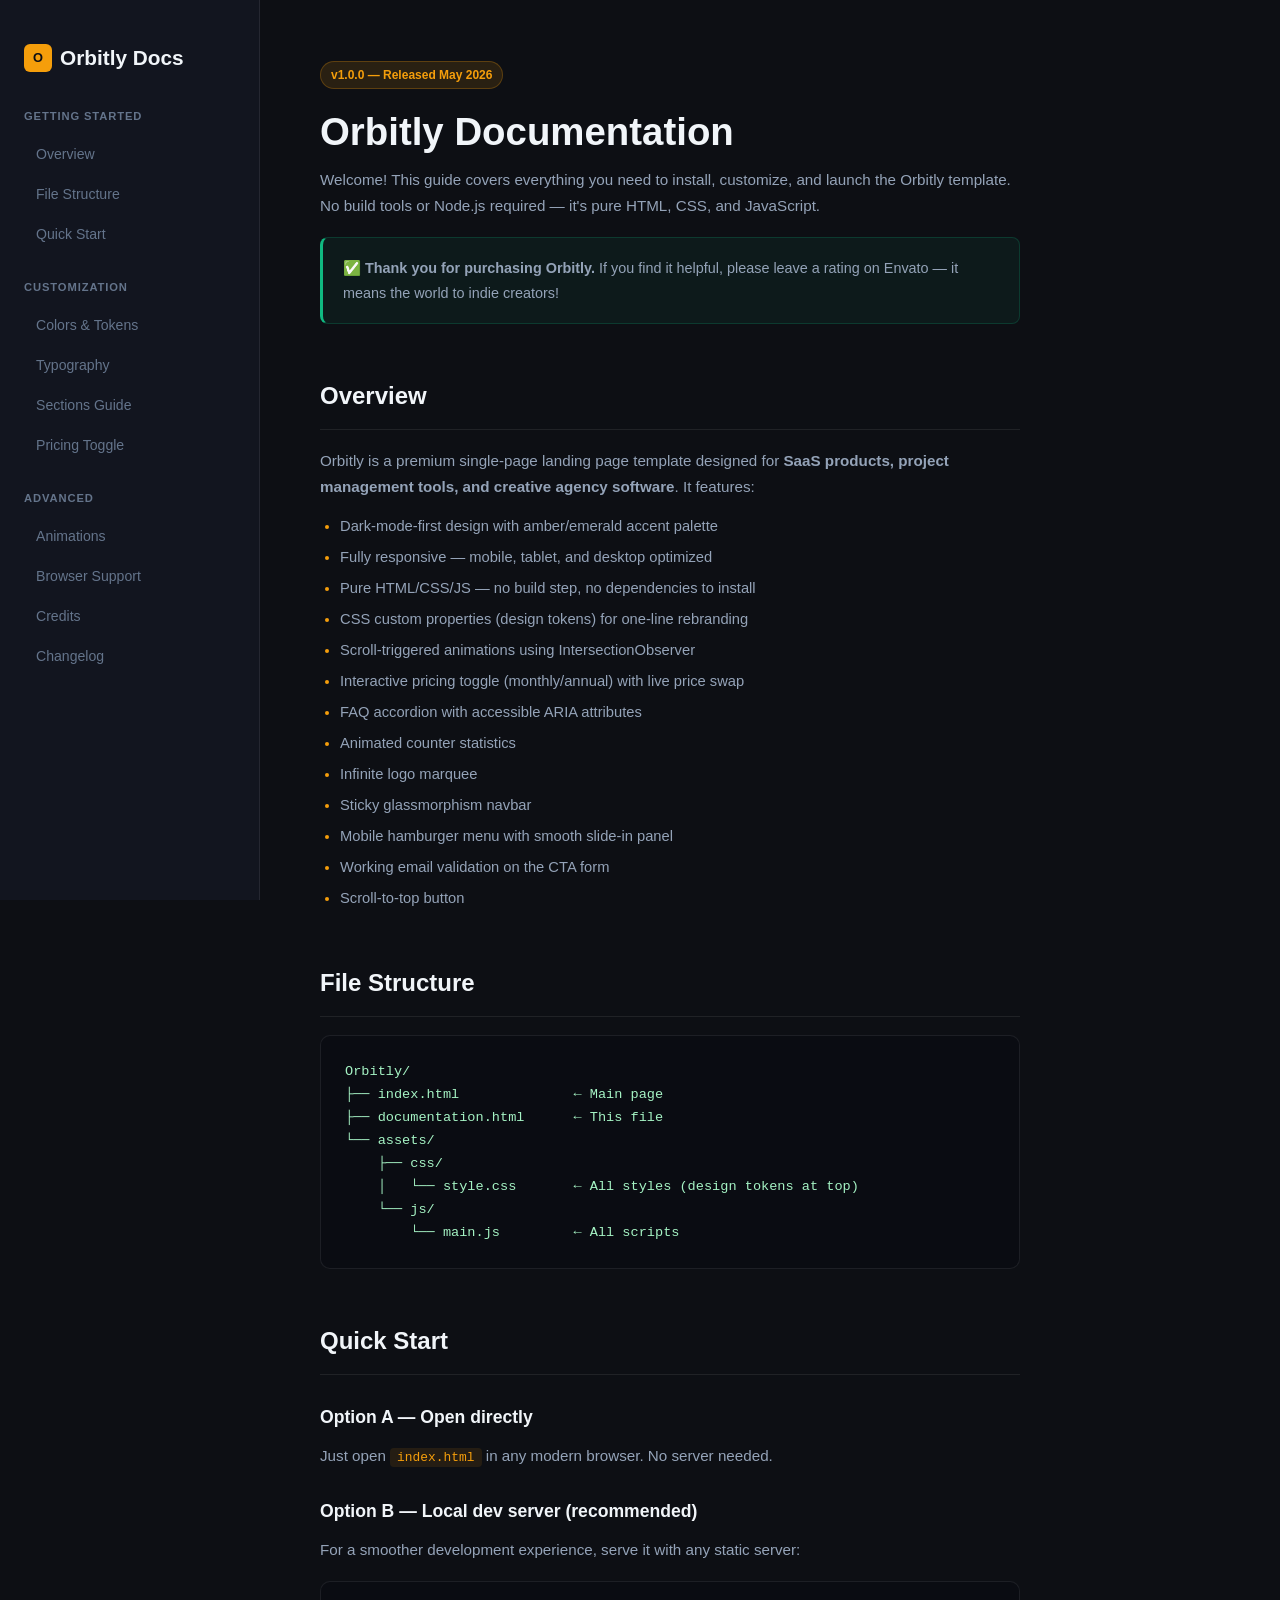
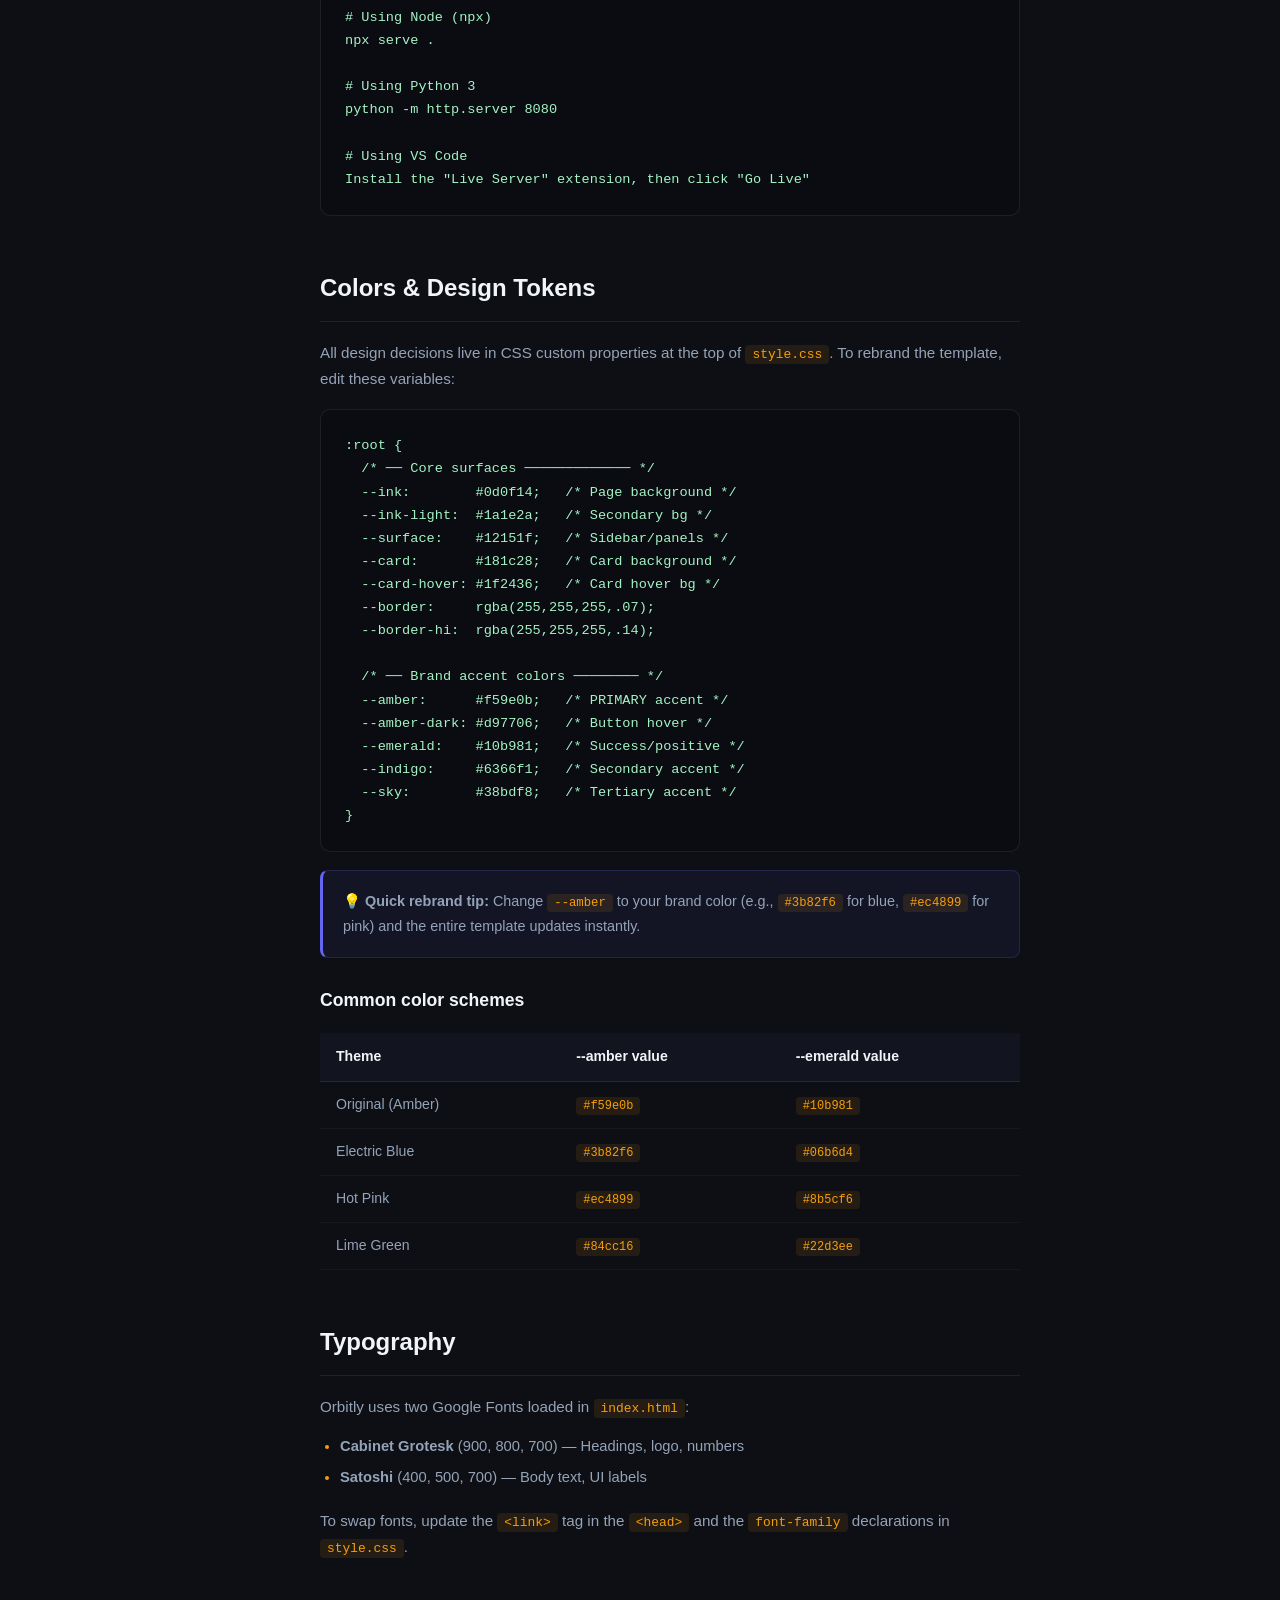
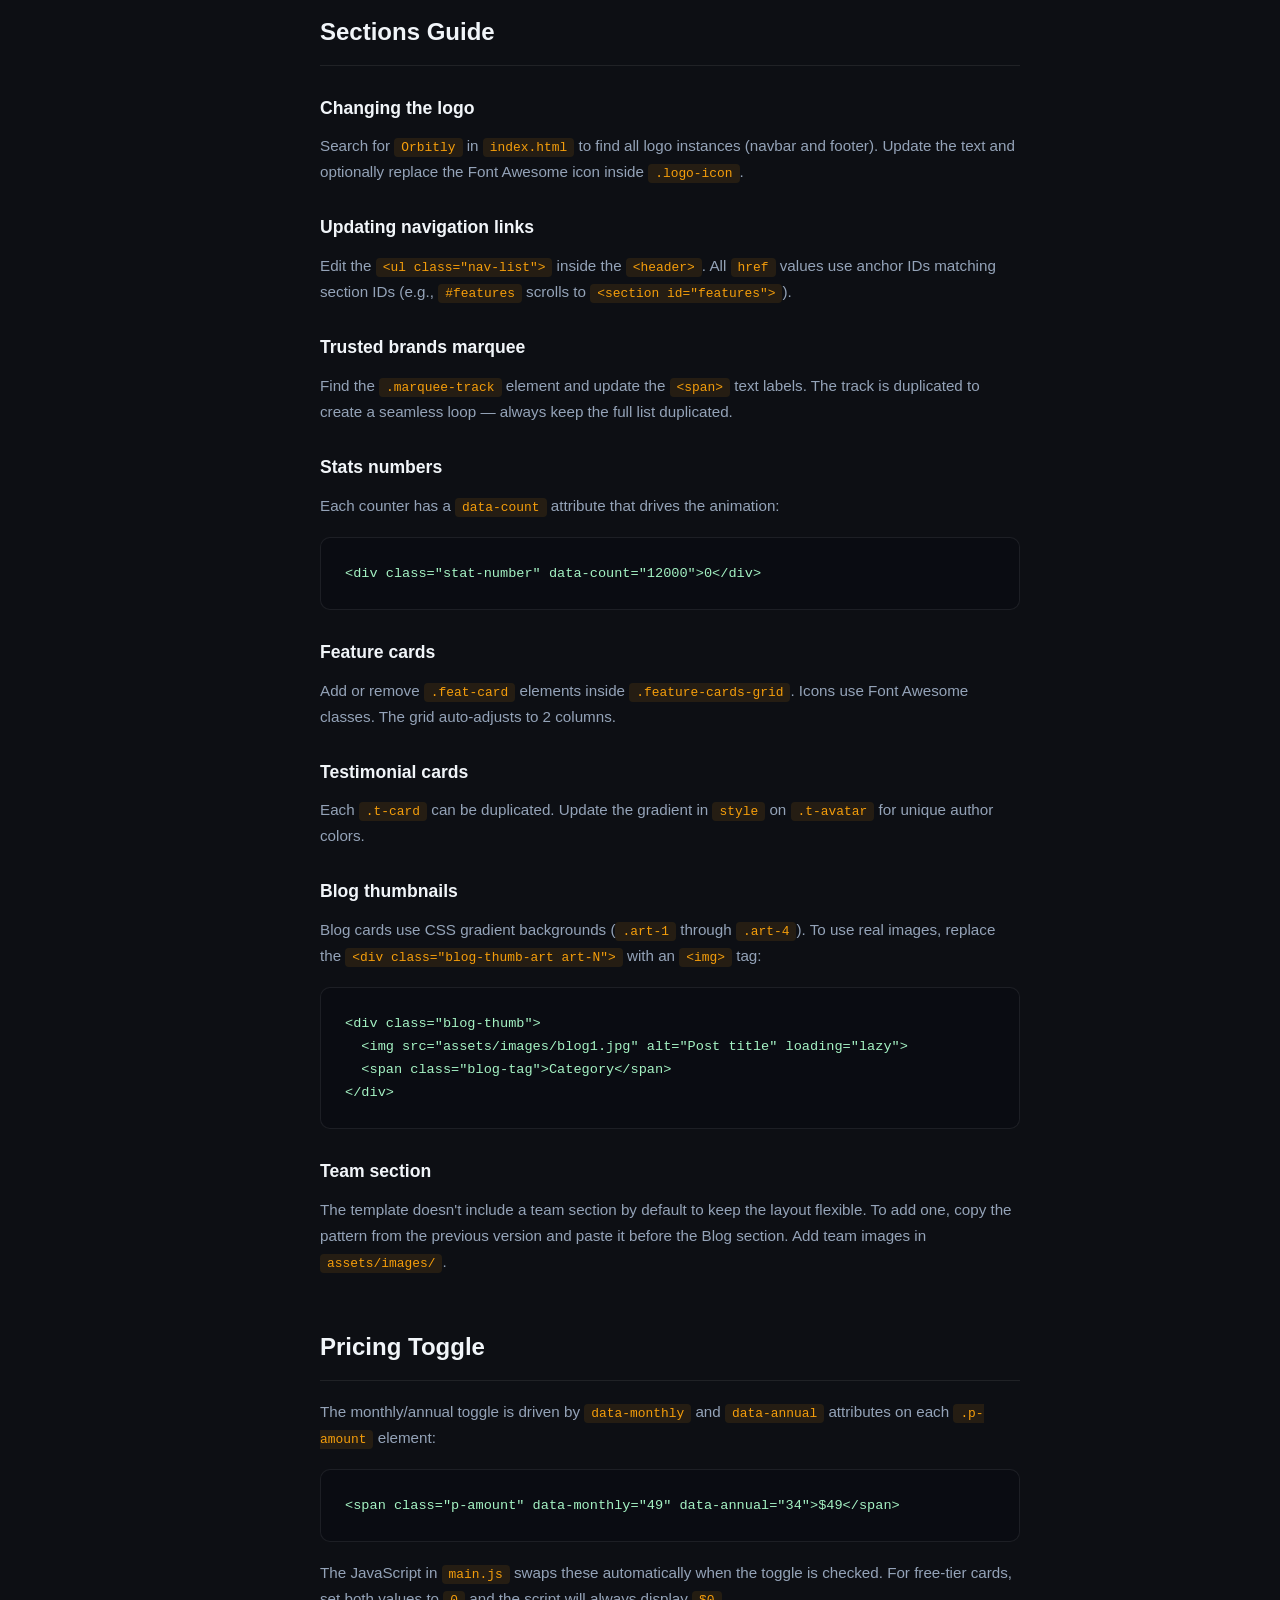
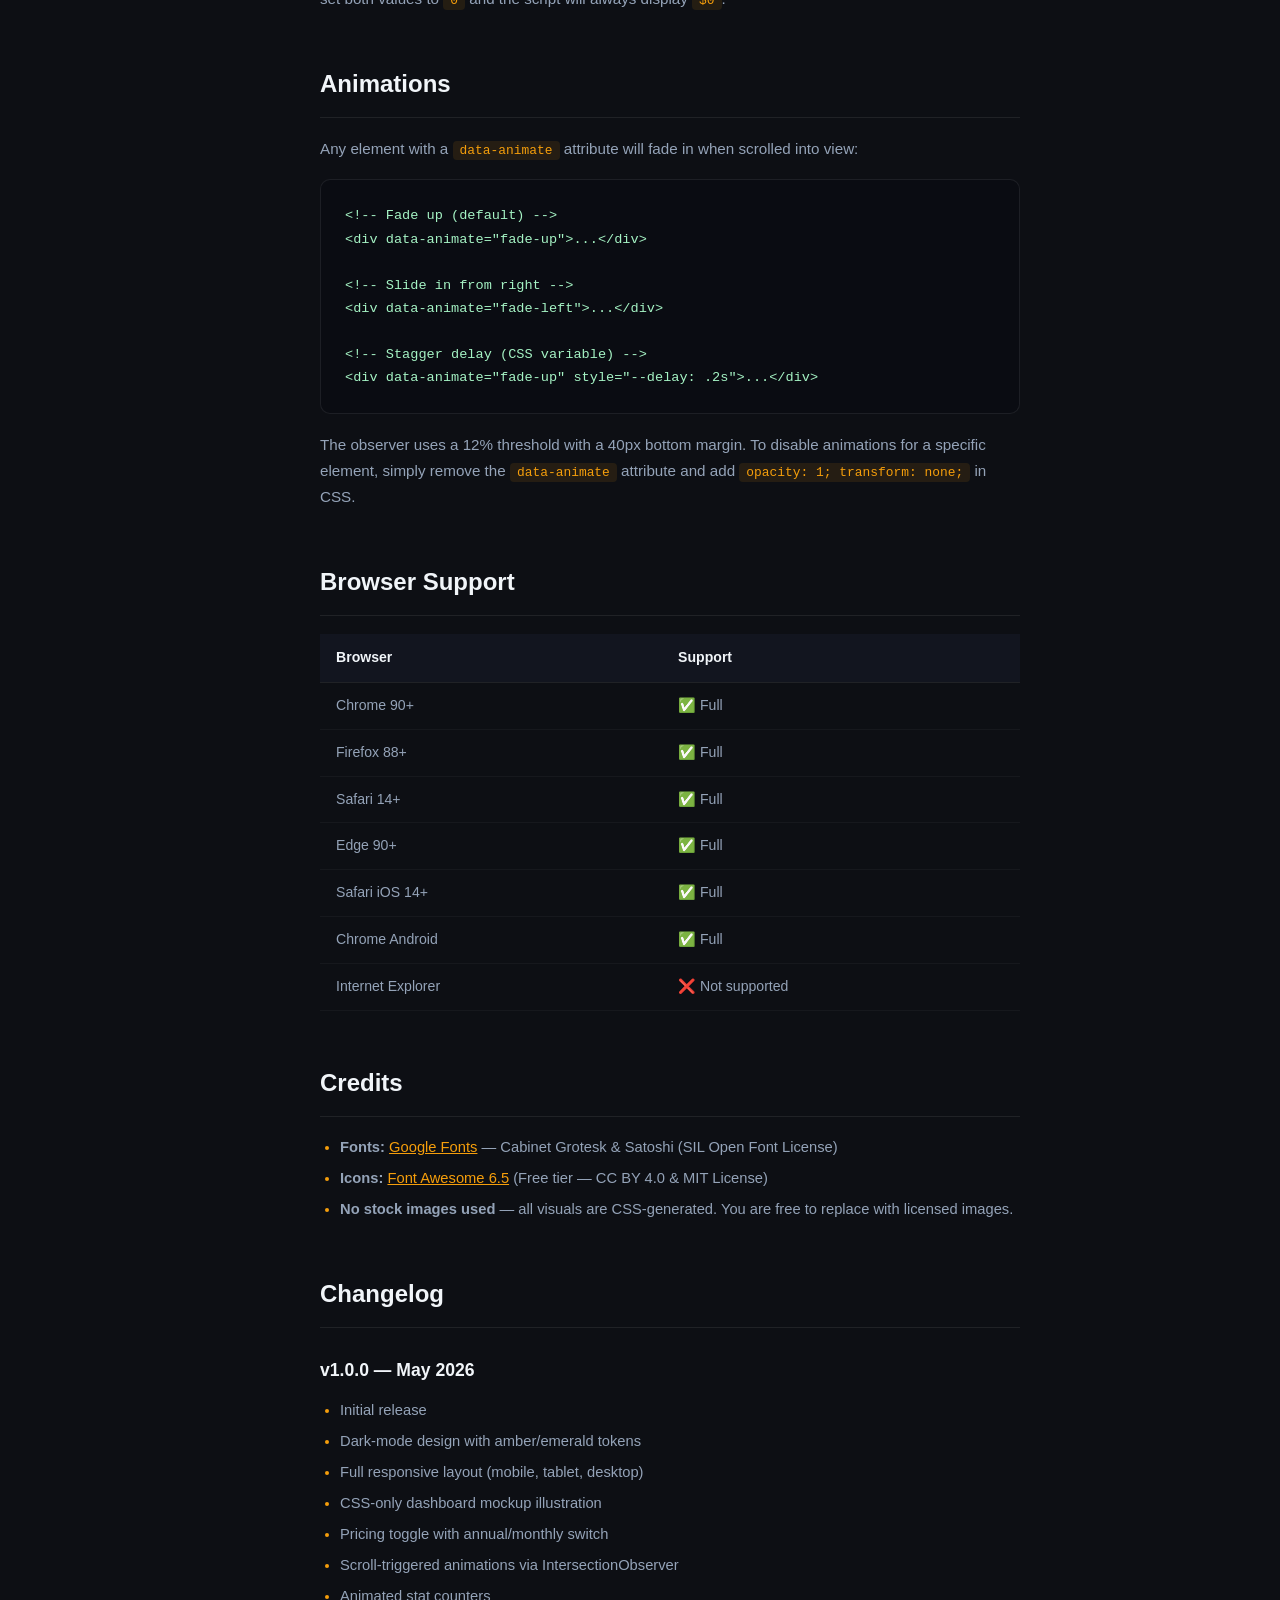
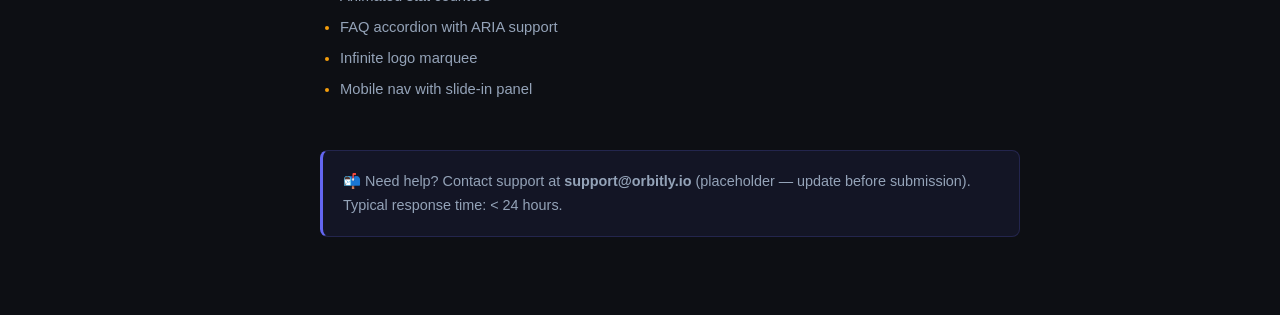
<file: documentation.html>
<!DOCTYPE html>
<html lang="en">
<head>
  <meta charset="UTF-8" />
  <meta name="viewport" content="width=device-width, initial-scale=1.0" />
  <title>Orbitly – Documentation</title>
  <style>
    :root {
      --amber: #f59e0b;
      --ink: #0d0f14;
      --card: #181c28;
      --border: rgba(255,255,255,.08);
      --text-1: #f1f5f9;
      --text-2: #94a3b8;
      --text-3: #64748b;
    }
    *, *::before, *::after { box-sizing: border-box; margin: 0; padding: 0; }
    body { font-family: -apple-system, BlinkMacSystemFont, 'Segoe UI', sans-serif; background: var(--ink); color: var(--text-2); line-height: 1.7; }
    .wrap { display: grid; grid-template-columns: 260px 1fr; min-height: 100vh; }
    aside {
      background: #12151f;
      border-right: 1px solid var(--border);
      padding: 40px 24px;
      position: sticky;
      top: 0;
      height: 100vh;
      overflow-y: auto;
    }
    .sidebar-logo {
      font-size: 1.3rem;
      font-weight: 800;
      color: var(--text-1);
      margin-bottom: 32px;
      display: flex;
      align-items: center;
      gap: 8px;
    }
    .sidebar-logo span {
      background: var(--amber);
      color: var(--ink);
      width: 28px; height: 28px;
      border-radius: 6px;
      display: flex; align-items: center; justify-content: center;
      font-size: .8rem;
    }
    aside h5 {
      font-size: .7rem;
      font-weight: 700;
      text-transform: uppercase;
      letter-spacing: .08em;
      color: var(--text-3);
      margin-bottom: 10px;
      margin-top: 24px;
    }
    aside ul { list-style: none; display: flex; flex-direction: column; gap: 2px; }
    aside a {
      display: block;
      padding: 7px 12px;
      color: var(--text-3);
      text-decoration: none;
      font-size: .88rem;
      border-radius: 6px;
      transition: .2s;
    }
    aside a:hover { color: var(--text-1); background: rgba(255,255,255,.05); }

    main { padding: 60px; max-width: 820px; }
    h1 { font-size: 2.4rem; font-weight: 800; color: var(--text-1); margin-bottom: 12px; line-height: 1.2; }
    h2 {
      font-size: 1.5rem;
      font-weight: 700;
      color: var(--text-1);
      margin: 52px 0 18px;
      padding-bottom: 12px;
      border-bottom: 1px solid var(--border);
    }
    h3 { font-size: 1.1rem; font-weight: 700; color: var(--text-1); margin: 28px 0 10px; }
    p { color: var(--text-2); margin-bottom: 14px; font-size: .95rem; }
    code {
      font-family: 'Fira Code', 'Courier New', monospace;
      background: rgba(245,158,11,.1);
      color: var(--amber);
      padding: 2px 7px;
      border-radius: 4px;
      font-size: .85em;
    }
    pre {
      background: #0a0c12;
      border: 1px solid var(--border);
      border-radius: 10px;
      padding: 24px;
      overflow-x: auto;
      margin: 18px 0;
    }
    pre code { background: none; padding: 0; color: #a5f3c4; }
    .badge {
      display: inline-flex;
      align-items: center;
      gap: 6px;
      padding: 3px 10px;
      background: rgba(245,158,11,.12);
      color: var(--amber);
      border: 1px solid rgba(245,158,11,.25);
      border-radius: 50px;
      font-size: .75rem;
      font-weight: 700;
      margin-bottom: 20px;
    }
    .info-box {
      background: rgba(99,102,241,.08);
      border: 1px solid rgba(99,102,241,.2);
      border-left: 3px solid #6366f1;
      border-radius: 8px;
      padding: 18px 20px;
      margin: 18px 0;
      font-size: .9rem;
    }
    .success-box {
      background: rgba(16,185,129,.07);
      border: 1px solid rgba(16,185,129,.2);
      border-left: 3px solid #10b981;
      border-radius: 8px;
      padding: 18px 20px;
      margin: 18px 0;
      font-size: .9rem;
    }
    table { width: 100%; border-collapse: collapse; margin: 18px 0; font-size: .88rem; }
    th { background: #12151f; color: var(--text-1); font-weight: 700; padding: 12px 16px; text-align: left; border-bottom: 1px solid var(--border); }
    td { padding: 11px 16px; border-bottom: 1px solid rgba(255,255,255,.04); color: var(--text-2); }
    tr:hover td { background: rgba(255,255,255,.02); }
    .section-anchor { scroll-margin-top: 30px; }
    ul.list { margin: 12px 0 18px 20px; display: flex; flex-direction: column; gap: 6px; }
    ul.list li { color: var(--text-2); font-size: .92rem; }
    ul.list li::marker { color: var(--amber); }
  </style>
</head>
<body>
<div class="wrap">
  <aside>
    <div class="sidebar-logo">
      <span>O</span>
      Orbitly Docs
    </div>
    <h5>Getting Started</h5>
    <ul>
      <li><a href="#overview">Overview</a></li>
      <li><a href="#structure">File Structure</a></li>
      <li><a href="#quickstart">Quick Start</a></li>
    </ul>
    <h5>Customization</h5>
    <ul>
      <li><a href="#colors">Colors & Tokens</a></li>
      <li><a href="#typography">Typography</a></li>
      <li><a href="#sections">Sections Guide</a></li>
      <li><a href="#pricing">Pricing Toggle</a></li>
    </ul>
    <h5>Advanced</h5>
    <ul>
      <li><a href="#animations">Animations</a></li>
      <li><a href="#browser">Browser Support</a></li>
      <li><a href="#credits">Credits</a></li>
      <li><a href="#changelog">Changelog</a></li>
    </ul>
  </aside>

  <main>
    <div class="badge">v1.0.0 — Released May 2026</div>
    <h1>Orbitly Documentation</h1>
    <p>Welcome! This guide covers everything you need to install, customize, and launch the Orbitly template. No build tools or Node.js required — it's pure HTML, CSS, and JavaScript.</p>

    <div class="success-box">
      ✅ <strong>Thank you for purchasing Orbitly.</strong> If you find it helpful, please leave a rating on Envato — it means the world to indie creators!
    </div>

    <!-- OVERVIEW -->
    <h2 id="overview" class="section-anchor">Overview</h2>
    <p>Orbitly is a premium single-page landing page template designed for <strong>SaaS products, project management tools, and creative agency software</strong>. It features:</p>
    <ul class="list">
      <li>Dark-mode-first design with amber/emerald accent palette</li>
      <li>Fully responsive — mobile, tablet, and desktop optimized</li>
      <li>Pure HTML/CSS/JS — no build step, no dependencies to install</li>
      <li>CSS custom properties (design tokens) for one-line rebranding</li>
      <li>Scroll-triggered animations using IntersectionObserver</li>
      <li>Interactive pricing toggle (monthly/annual) with live price swap</li>
      <li>FAQ accordion with accessible ARIA attributes</li>
      <li>Animated counter statistics</li>
      <li>Infinite logo marquee</li>
      <li>Sticky glassmorphism navbar</li>
      <li>Mobile hamburger menu with smooth slide-in panel</li>
      <li>Working email validation on the CTA form</li>
      <li>Scroll-to-top button</li>
    </ul>

    <!-- STRUCTURE -->
    <h2 id="structure" class="section-anchor">File Structure</h2>
    <pre><code>Orbitly/
├── index.html              ← Main page
├── documentation.html      ← This file
└── assets/
    ├── css/
    │   └── style.css       ← All styles (design tokens at top)
    └── js/
        └── main.js         ← All scripts</code></pre>

    <!-- QUICK START -->
    <h2 id="quickstart" class="section-anchor">Quick Start</h2>
    <h3>Option A — Open directly</h3>
    <p>Just open <code>index.html</code> in any modern browser. No server needed.</p>

    <h3>Option B — Local dev server (recommended)</h3>
    <p>For a smoother development experience, serve it with any static server:</p>
    <pre><code># Using Node (npx)
npx serve .

# Using Python 3
python -m http.server 8080

# Using VS Code
Install the "Live Server" extension, then click "Go Live"</code></pre>

    <!-- COLORS -->
    <h2 id="colors" class="section-anchor">Colors & Design Tokens</h2>
    <p>All design decisions live in CSS custom properties at the top of <code>style.css</code>. To rebrand the template, edit these variables:</p>
    <pre><code>:root {
  /* ── Core surfaces ───────────── */
  --ink:        #0d0f14;   /* Page background */
  --ink-light:  #1a1e2a;   /* Secondary bg */
  --surface:    #12151f;   /* Sidebar/panels */
  --card:       #181c28;   /* Card background */
  --card-hover: #1f2436;   /* Card hover bg */
  --border:     rgba(255,255,255,.07);
  --border-hi:  rgba(255,255,255,.14);

  /* ── Brand accent colors ──────── */
  --amber:      #f59e0b;   /* PRIMARY accent */
  --amber-dark: #d97706;   /* Button hover */
  --emerald:    #10b981;   /* Success/positive */
  --indigo:     #6366f1;   /* Secondary accent */
  --sky:        #38bdf8;   /* Tertiary accent */
}</code></pre>

    <div class="info-box">
      💡 <strong>Quick rebrand tip:</strong> Change <code>--amber</code> to your brand color (e.g., <code>#3b82f6</code> for blue, <code>#ec4899</code> for pink) and the entire template updates instantly.
    </div>

    <h3>Common color schemes</h3>
    <table>
      <tr><th>Theme</th><th>--amber value</th><th>--emerald value</th></tr>
      <tr><td>Original (Amber)</td><td><code>#f59e0b</code></td><td><code>#10b981</code></td></tr>
      <tr><td>Electric Blue</td><td><code>#3b82f6</code></td><td><code>#06b6d4</code></td></tr>
      <tr><td>Hot Pink</td><td><code>#ec4899</code></td><td><code>#8b5cf6</code></td></tr>
      <tr><td>Lime Green</td><td><code>#84cc16</code></td><td><code>#22d3ee</code></td></tr>
    </table>

    <!-- TYPOGRAPHY -->
    <h2 id="typography" class="section-anchor">Typography</h2>
    <p>Orbitly uses two Google Fonts loaded in <code>index.html</code>:</p>
    <ul class="list">
      <li><strong>Cabinet Grotesk</strong> (900, 800, 700) — Headings, logo, numbers</li>
      <li><strong>Satoshi</strong> (400, 500, 700) — Body text, UI labels</li>
    </ul>
    <p>To swap fonts, update the <code>&lt;link&gt;</code> tag in the <code>&lt;head&gt;</code> and the <code>font-family</code> declarations in <code>style.css</code>.</p>

    <!-- SECTIONS -->
    <h2 id="sections" class="section-anchor">Sections Guide</h2>
    <h3>Changing the logo</h3>
    <p>Search for <code>Orbitly</code> in <code>index.html</code> to find all logo instances (navbar and footer). Update the text and optionally replace the Font Awesome icon inside <code>.logo-icon</code>.</p>

    <h3>Updating navigation links</h3>
    <p>Edit the <code>&lt;ul class="nav-list"&gt;</code> inside the <code>&lt;header&gt;</code>. All <code>href</code> values use anchor IDs matching section IDs (e.g., <code>#features</code> scrolls to <code>&lt;section id="features"&gt;</code>).</p>

    <h3>Trusted brands marquee</h3>
    <p>Find the <code>.marquee-track</code> element and update the <code>&lt;span&gt;</code> text labels. The track is duplicated to create a seamless loop — always keep the full list duplicated.</p>

    <h3>Stats numbers</h3>
    <p>Each counter has a <code>data-count</code> attribute that drives the animation:</p>
    <pre><code>&lt;div class="stat-number" data-count="12000"&gt;0&lt;/div&gt;</code></pre>

    <h3>Feature cards</h3>
    <p>Add or remove <code>.feat-card</code> elements inside <code>.feature-cards-grid</code>. Icons use Font Awesome classes. The grid auto-adjusts to 2 columns.</p>

    <h3>Testimonial cards</h3>
    <p>Each <code>.t-card</code> can be duplicated. Update the gradient in <code>style</code> on <code>.t-avatar</code> for unique author colors.</p>

    <h3>Blog thumbnails</h3>
    <p>Blog cards use CSS gradient backgrounds (<code>.art-1</code> through <code>.art-4</code>). To use real images, replace the <code>&lt;div class="blog-thumb-art art-N"&gt;</code> with an <code>&lt;img&gt;</code> tag:</p>
    <pre><code>&lt;div class="blog-thumb"&gt;
  &lt;img src="assets/images/blog1.jpg" alt="Post title" loading="lazy"&gt;
  &lt;span class="blog-tag"&gt;Category&lt;/span&gt;
&lt;/div&gt;</code></pre>

    <h3>Team section</h3>
    <p>The template doesn't include a team section by default to keep the layout flexible. To add one, copy the pattern from the previous version and paste it before the Blog section. Add team images in <code>assets/images/</code>.</p>

    <!-- PRICING -->
    <h2 id="pricing" class="section-anchor">Pricing Toggle</h2>
    <p>The monthly/annual toggle is driven by <code>data-monthly</code> and <code>data-annual</code> attributes on each <code>.p-amount</code> element:</p>
    <pre><code>&lt;span class="p-amount" data-monthly="49" data-annual="34"&gt;$49&lt;/span&gt;</code></pre>
    <p>The JavaScript in <code>main.js</code> swaps these automatically when the toggle is checked. For free-tier cards, set both values to <code>0</code> and the script will always display <code>$0</code>.</p>

    <!-- ANIMATIONS -->
    <h2 id="animations" class="section-anchor">Animations</h2>
    <p>Any element with a <code>data-animate</code> attribute will fade in when scrolled into view:</p>
    <pre><code>&lt;!-- Fade up (default) --&gt;
&lt;div data-animate="fade-up"&gt;...&lt;/div&gt;

&lt;!-- Slide in from right --&gt;
&lt;div data-animate="fade-left"&gt;...&lt;/div&gt;

&lt;!-- Stagger delay (CSS variable) --&gt;
&lt;div data-animate="fade-up" style="--delay: .2s"&gt;...&lt;/div&gt;</code></pre>
    <p>The observer uses a 12% threshold with a 40px bottom margin. To disable animations for a specific element, simply remove the <code>data-animate</code> attribute and add <code>opacity: 1; transform: none;</code> in CSS.</p>

    <!-- BROWSER SUPPORT -->
    <h2 id="browser" class="section-anchor">Browser Support</h2>
    <table>
      <tr><th>Browser</th><th>Support</th></tr>
      <tr><td>Chrome 90+</td><td>✅ Full</td></tr>
      <tr><td>Firefox 88+</td><td>✅ Full</td></tr>
      <tr><td>Safari 14+</td><td>✅ Full</td></tr>
      <tr><td>Edge 90+</td><td>✅ Full</td></tr>
      <tr><td>Safari iOS 14+</td><td>✅ Full</td></tr>
      <tr><td>Chrome Android</td><td>✅ Full</td></tr>
      <tr><td>Internet Explorer</td><td>❌ Not supported</td></tr>
    </table>

    <!-- CREDITS -->
    <h2 id="credits" class="section-anchor">Credits</h2>
    <ul class="list">
      <li><strong>Fonts:</strong> <a href="https://fonts.google.com" style="color:var(--amber)">Google Fonts</a> — Cabinet Grotesk &amp; Satoshi (SIL Open Font License)</li>
      <li><strong>Icons:</strong> <a href="https://fontawesome.com" style="color:var(--amber)">Font Awesome 6.5</a> (Free tier — CC BY 4.0 &amp; MIT License)</li>
      <li><strong>No stock images used</strong> — all visuals are CSS-generated. You are free to replace with licensed images.</li>
    </ul>

    <!-- CHANGELOG -->
    <h2 id="changelog" class="section-anchor">Changelog</h2>
    <h3>v1.0.0 — May 2026</h3>
    <ul class="list">
      <li>Initial release</li>
      <li>Dark-mode design with amber/emerald tokens</li>
      <li>Full responsive layout (mobile, tablet, desktop)</li>
      <li>CSS-only dashboard mockup illustration</li>
      <li>Pricing toggle with annual/monthly switch</li>
      <li>Scroll-triggered animations via IntersectionObserver</li>
      <li>Animated stat counters</li>
      <li>FAQ accordion with ARIA support</li>
      <li>Infinite logo marquee</li>
      <li>Mobile nav with slide-in panel</li>
    </ul>

    <div class="info-box" style="margin-top:48px">
      📬 Need help? Contact support at <strong>support@orbitly.io</strong> (placeholder — update before submission). Typical response time: &lt; 24 hours.
    </div>
  </main>
</div>
</body>
</html>
</file>
